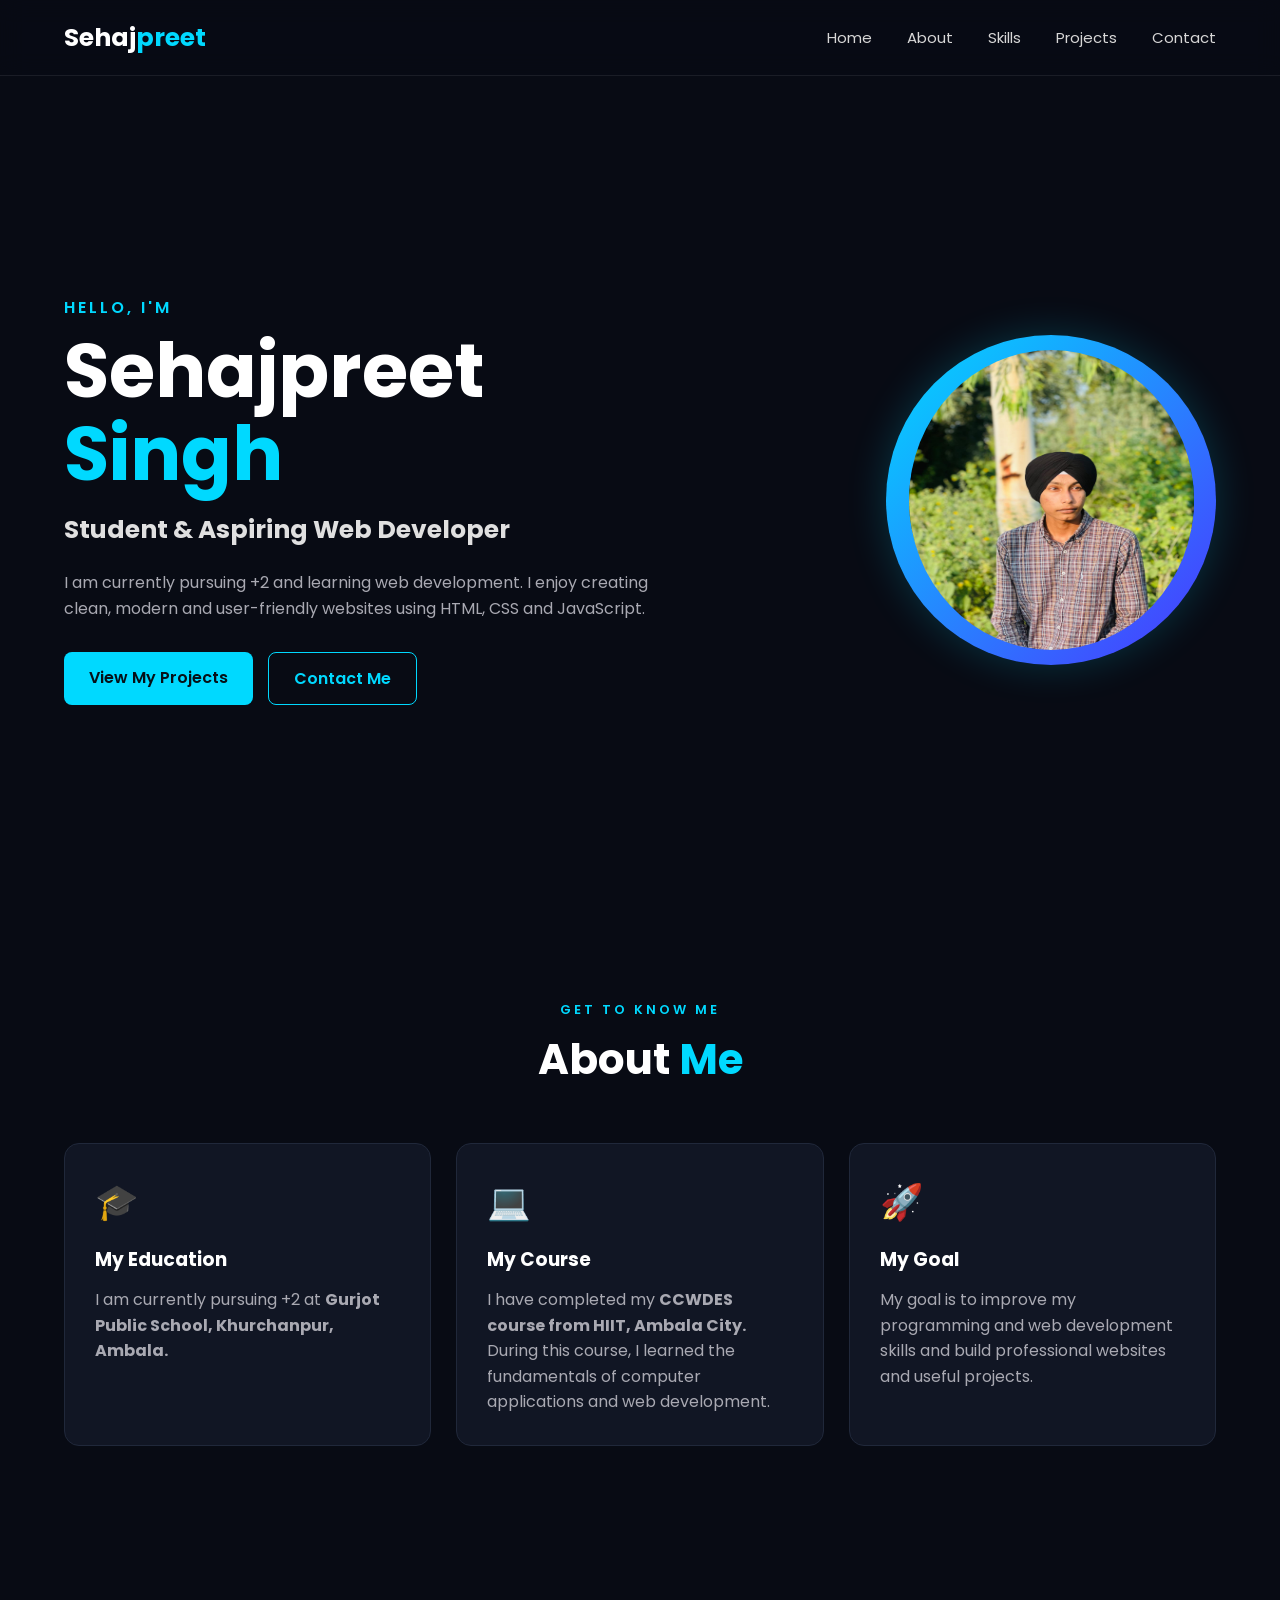
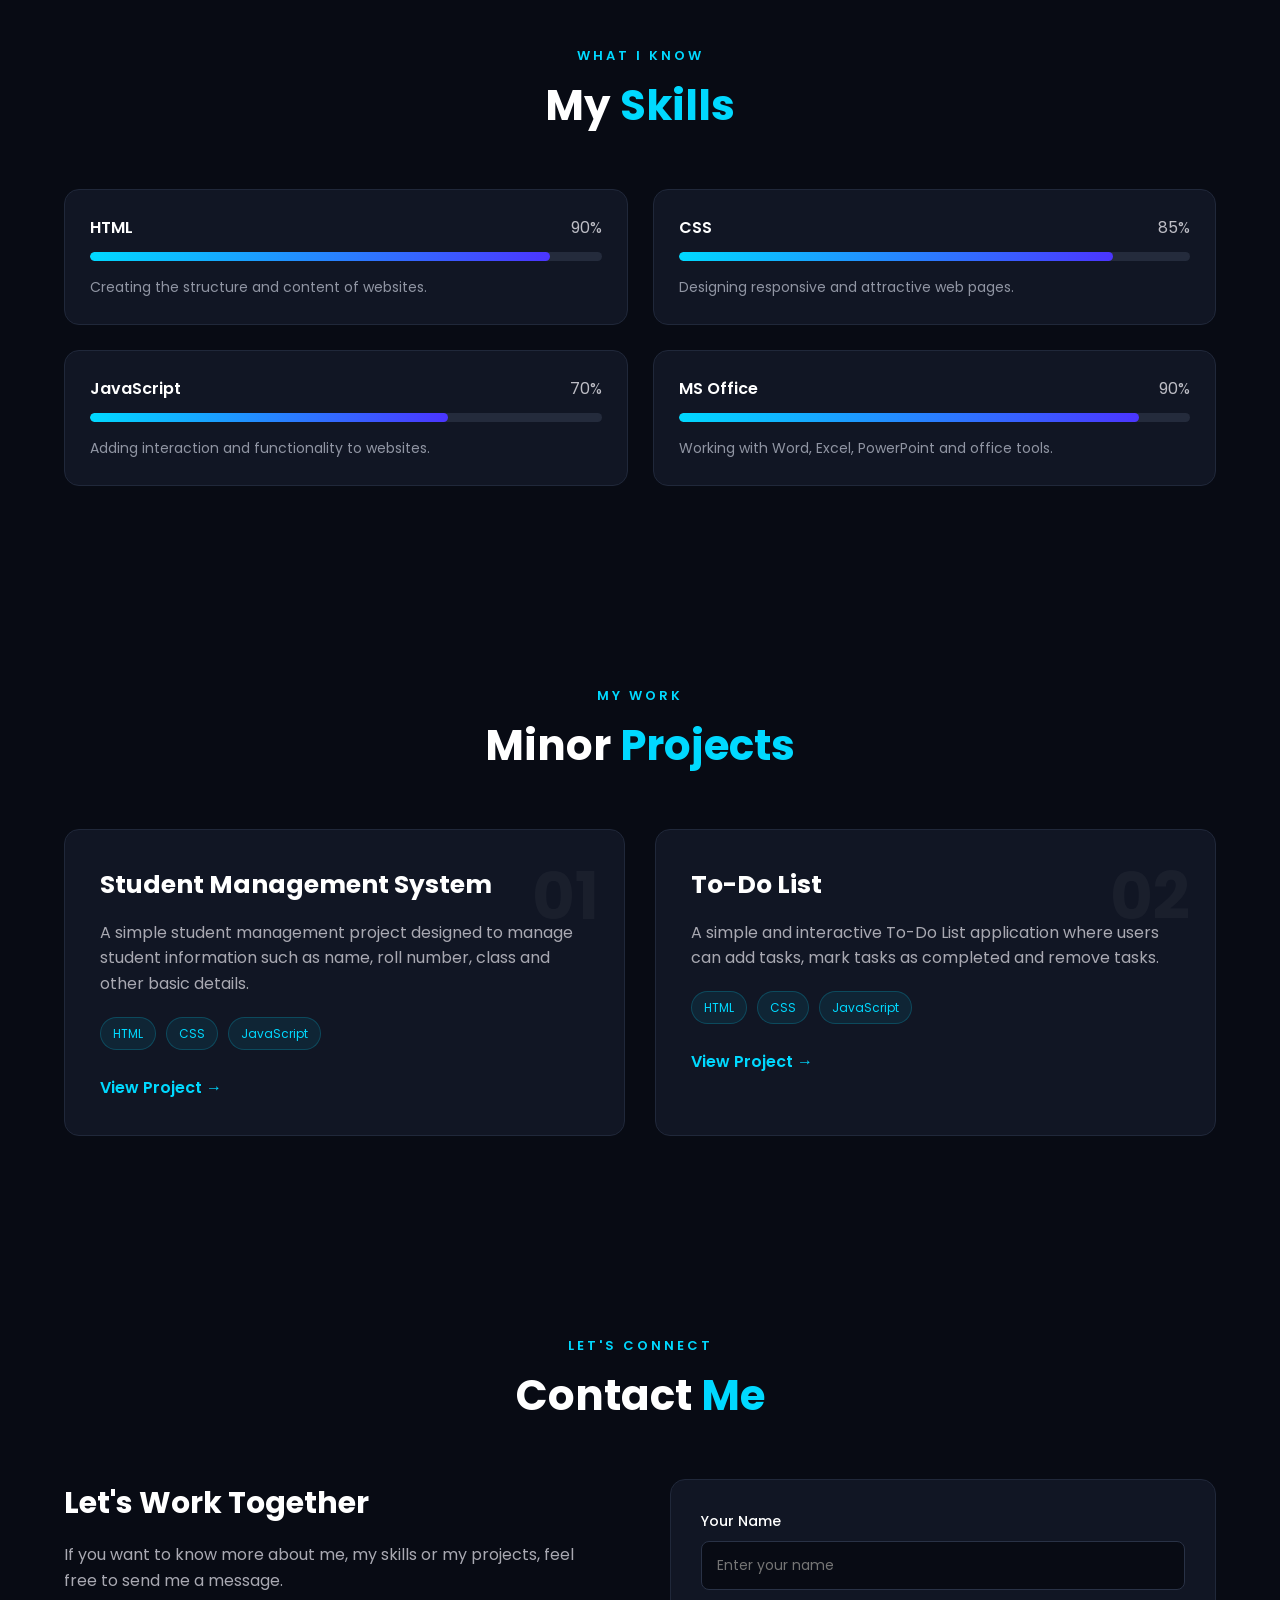
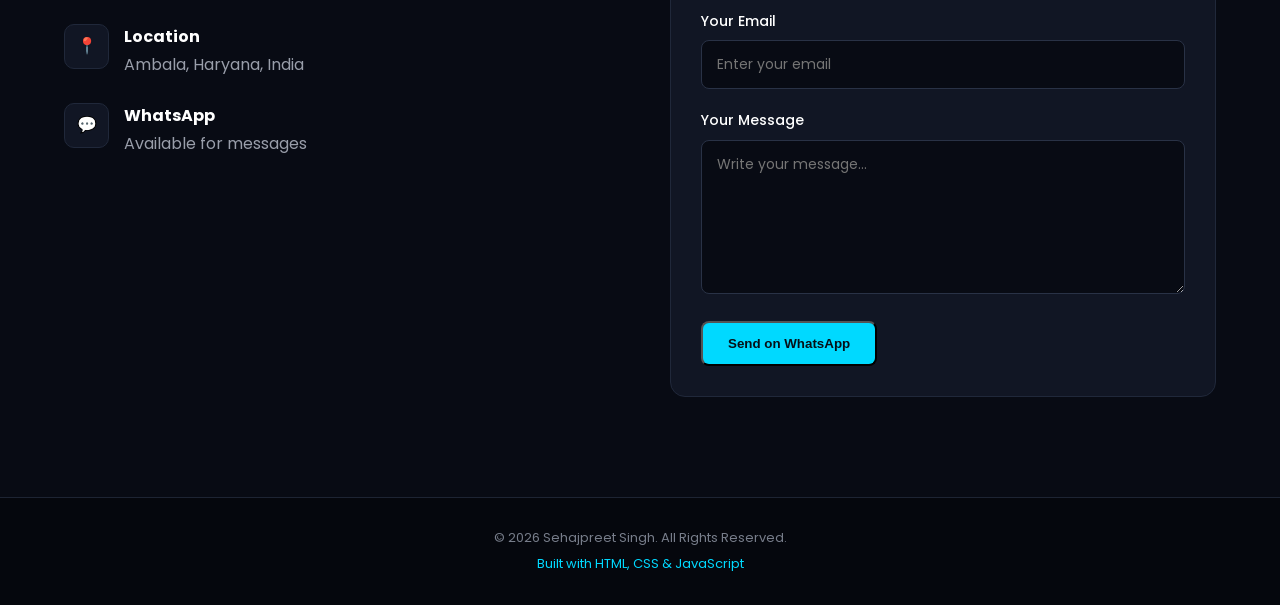
<file: index.html>
<!DOCTYPE html>
<html lang="en">
<head>
    <meta charset="UTF-8">
    <meta name="viewport" content="width=device-width, initial-scale=1.0">

    <title>Sehajpreet Singh | Student Portfolio</title>

    <meta name="description"
        content="Portfolio of Sehajpreet Singh, a student skilled in MS Office, HTML, CSS and JavaScript.">

    <!-- Google Font -->
    <link rel="preconnect" href="https://fonts.googleapis.com">
    <link rel="preconnect" href="https://fonts.gstatic.com" crossorigin>
    <link href="https://fonts.googleapis.com/css2?family=Poppins:wght@300;400;500;600;700&display=swap"
        rel="stylesheet">

    <!-- CSS -->
    <link rel="stylesheet" href="style.css">
</head>

<body>

    <!-- ================= NAVBAR ================= -->

    <header class="header">

        <nav class="navbar">

            <a href="#home" class="logo">
                Sehaj<span>preet</span>
            </a>

            <ul class="nav-links" id="navLinks">
                <li><a href="#home">Home</a></li>
                <li><a href="#about">About</a></li>
                <li><a href="#skills">Skills</a></li>
                <li><a href="#projects">Projects</a></li>
                <li><a href="#contact">Contact</a></li>
            </ul>

            <button class="menu-btn" id="menuBtn">
                ☰
            </button>

        </nav>

    </header>


    <!-- ================= HOME ================= -->

    <section class="home" id="home">

        <div class="home-content">

            <p class="small-heading">
                HELLO, I'M
            </p>

            <h1>
                Sehajpreet <span>Singh</span>
            </h1>

            <h2>
                Student & Aspiring Web Developer
            </h2>

            <p class="home-text">
                I am currently pursuing +2 and learning web development.
                I enjoy creating clean, modern and user-friendly websites
                using HTML, CSS and JavaScript.
            </p>

            <div class="home-buttons">

                <a href="#projects" class="btn primary-btn">
                    View My Projects
                </a>

                <a href="#contact" class="btn secondary-btn">
                    Contact Me
                </a>

            </div>

        </div>


        <div class="home-image">

            <div class="profile-circle">
                <div class="profile-icon">
                    <img src="pic.jpeg" height="300px" width="300px" style="border-radius:50%">
                </div>
            </div>

        </div>

    </section>


    <!-- ================= ABOUT ================= -->

    <section class="section about" id="about">

        <div class="section-heading">
            <p>GET TO KNOW ME</p>
            <h2>About <span>Me</span></h2>
        </div>

        <div class="about-container">

            <div class="about-card">

                <div class="about-icon">
                    🎓
                </div>

                <h3>My Education</h3>

                <p>
                    I am currently pursuing +2 at
                    <strong>Gurjot Public School, Khurchanpur, Ambala.</strong>
                </p>

            </div>


            <div class="about-card">

                <div class="about-icon">
                    💻
                </div>

                <h3>My Course</h3>

                <p>
                    I have completed my
                    <strong>CCWDES course from HIIT, Ambala City.</strong>
                    During this course, I learned the fundamentals of
                    computer applications and web development.
                </p>

            </div>


            <div class="about-card">

                <div class="about-icon">
                    🚀
                </div>

                <h3>My Goal</h3>

                <p>
                    My goal is to improve my programming and web development
                    skills and build professional websites and useful projects.
                </p>

            </div>

        </div>

    </section>


    <!-- ================= SKILLS ================= -->

    <section class="section skills" id="skills">

        <div class="section-heading">
            <p>WHAT I KNOW</p>
            <h2>My <span>Skills</span></h2>
        </div>


        <div class="skills-container">

            <!-- HTML -->

            <div class="skill-card">

                <div class="skill-top">
                    <span class="skill-name">HTML</span>
                    <span>90%</span>
                </div>

                <div class="progress-bar">
                    <div class="progress html"></div>
                </div>

                <p>
                    Creating the structure and content of websites.
                </p>

            </div>


            <!-- CSS -->

            <div class="skill-card">

                <div class="skill-top">
                    <span class="skill-name">CSS</span>
                    <span>85%</span>
                </div>

                <div class="progress-bar">
                    <div class="progress css"></div>
                </div>

                <p>
                    Designing responsive and attractive web pages.
                </p>

            </div>


            <!-- JavaScript -->

            <div class="skill-card">

                <div class="skill-top">
                    <span class="skill-name">JavaScript</span>
                    <span>70%</span>
                </div>

                <div class="progress-bar">
                    <div class="progress javascript"></div>
                </div>

                <p>
                    Adding interaction and functionality to websites.
                </p>

            </div>


            <!-- MS Office -->

            <div class="skill-card">

                <div class="skill-top">
                    <span class="skill-name">MS Office</span>
                    <span>90%</span>
                </div>

                <div class="progress-bar">
                    <div class="progress office"></div>
                </div>

                <p>
                    Working with Word, Excel, PowerPoint and office tools.
                </p>

            </div>

        </div>

    </section>


    <!-- ================= PROJECTS ================= -->

    <section class="section projects" id="projects">

        <div class="section-heading">
            <p>MY WORK</p>
            <h2>Minor <span>Projects</span></h2>
        </div>


        <div class="projects-container">


            <!-- PROJECT 1 -->

            <div class="project-card">

                <div class="project-number">
                    01
                </div>

                <div class="project-content">

                    <h3>Student Management System</h3>

                    <p>
                        A simple student management project designed to
                        manage student information such as name, roll number,
                        class and other basic details.
                    </p>

                    <div class="project-tech">

                        <span>HTML</span>
                        <span>CSS</span>
                        <span>JavaScript</span>

                    </div>

                    <a href="student.html" class="project-link">
                        View Project →
                    </a>

                </div>

            </div>


            <!-- PROJECT 2 -->

            <div class="project-card">

                <div class="project-number">
                    02
                </div>

                <div class="project-content">

                    <h3>To-Do List</h3>

                    <p>
                        A simple and interactive To-Do List application
                        where users can add tasks, mark tasks as completed
                        and remove tasks.
                    </p>

                    <div class="project-tech">

                        <span>HTML</span>
                        <span>CSS</span>
                        <span>JavaScript</span>

                    </div>

                    <a href="todo.html" class="project-link">
                        View Project →
                    </a>

                </div>

            </div>

        </div>

    </section>


    <!-- ================= CONTACT ================= -->

    <section class="section contact" id="contact">

        <div class="section-heading">
            <p>LET'S CONNECT</p>
            <h2>Contact <span>Me</span></h2>
        </div>


        <div class="contact-container">


            <!-- Contact Information -->

            <div class="contact-info">

                <h3>Let's Work Together</h3>

                <p>
                    If you want to know more about me, my skills or my
                    projects, feel free to send me a message.
                </p>


                <div class="contact-item">

                    <div class="contact-icon">
                        📍
                    </div>

                    <div>
                        <h4>Location</h4>
                        <p>Ambala, Haryana, India</p>
                    </div>

                </div>


                <div class="contact-item">

                    <div class="contact-icon">
                        💬
                    </div>

                    <div>
                        <h4>WhatsApp</h4>
                        <p>Available for messages</p>
                    </div>

                </div>

            </div>


            <!-- Contact Form -->

            <form class="contact-form" id="contactForm">

                <div class="input-group">

                    <label for="name">
                        Your Name
                    </label>

                    <input
                        type="text"
                        id="name"
                        placeholder="Enter your name"
                        required
                    >

                </div>


                <div class="input-group">

                    <label for="email">
                        Your Email
                    </label>

                    <input
                        type="email"
                        id="email"
                        placeholder="Enter your email"
                        required
                    >

                </div>


                <div class="input-group">

                    <label for="message">
                        Your Message
                    </label>

                    <textarea
                        id="message"
                        rows="6"
                        placeholder="Write your message..."
                        required
                    ></textarea>

                </div>


                <button type="submit" class="btn primary-btn">
                    Send on WhatsApp
                </button>

            </form>

        </div>

    </section>


    <!-- ================= FOOTER ================= -->

    <footer class="footer">

        <p>
            © <span id="year"></span> Sehajpreet Singh.
            All Rights Reserved.
        </p>

        <p>
            Built with HTML, CSS & JavaScript
        </p>

    </footer>


    <!-- JavaScript -->
    <script src="script.js"></script>

</body>
</html>
</file>
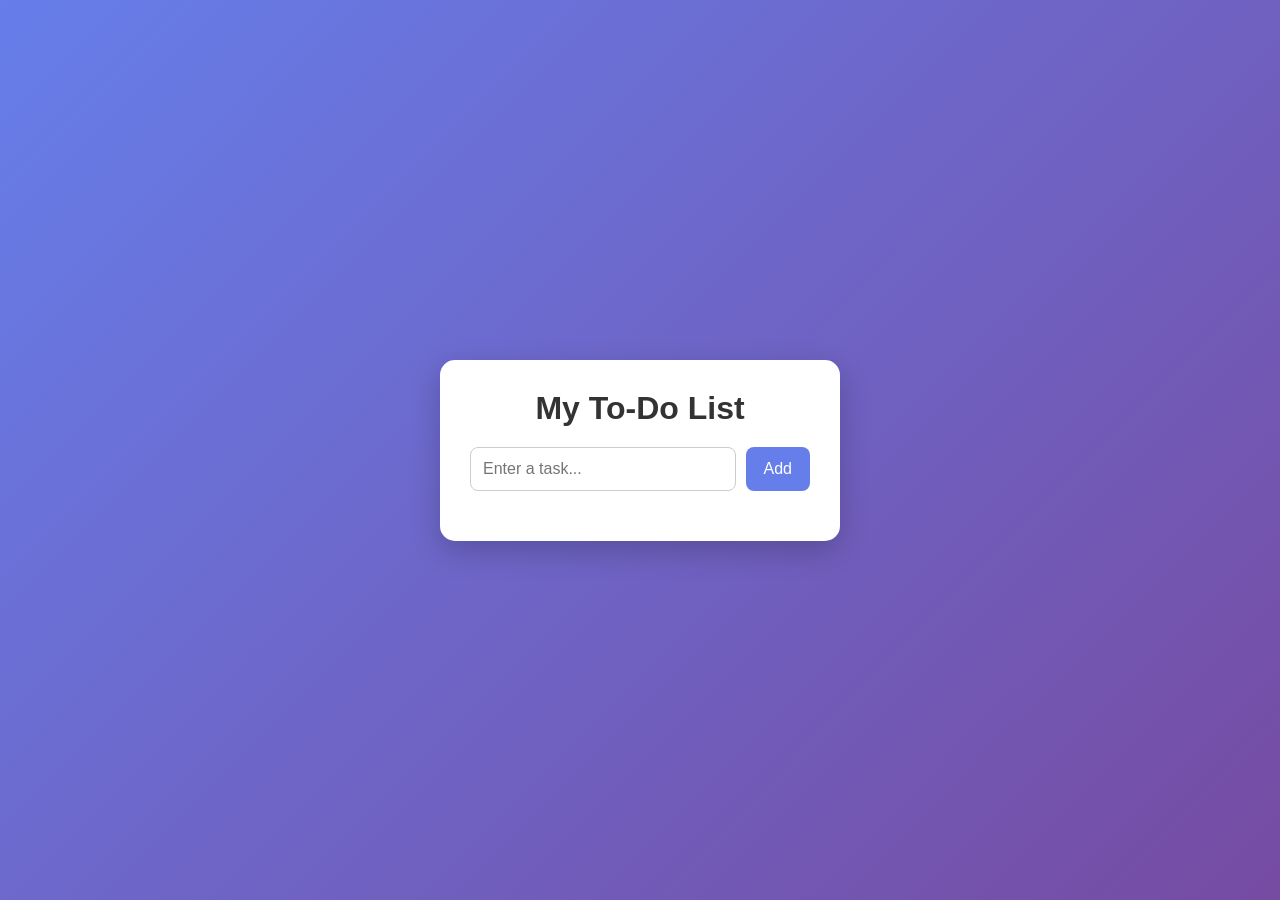
<file: todo.html>
<!DOCTYPE html>
<html lang="en">
<head>
  <meta charset="UTF-8">
  <meta name="viewport" content="width=device-width, initial-scale=1.0">
  <title>To-Do List</title>

  <style>
    * {
      margin: 0;
      padding: 0;
      box-sizing: border-box;
      font-family: Arial, sans-serif;
    }

    body {
      background: linear-gradient(135deg, #667eea, #764ba2);
      min-height: 100vh;
      display: flex;
      justify-content: center;
      align-items: center;
    }

    .todo-container {
      background: white;
      width: 400px;
      padding: 30px;
      border-radius: 15px;
      box-shadow: 0 10px 30px rgba(0, 0, 0, 0.2);
    }

    h1 {
      text-align: center;
      margin-bottom: 20px;
      color: #333;
    }

    .input-box {
      display: flex;
      gap: 10px;
    }

    #taskInput {
      flex: 1;
      padding: 12px;
      border: 1px solid #ccc;
      border-radius: 8px;
      outline: none;
      font-size: 16px;
    }

    #addBtn {
      padding: 12px 18px;
      border: none;
      background: #667eea;
      color: white;
      border-radius: 8px;
      cursor: pointer;
      font-size: 16px;
    }

    #addBtn:hover {
      background: #5568d8;
    }

    ul {
      list-style: none;
      margin-top: 20px;
    }

    li {
      display: flex;
      justify-content: space-between;
      align-items: center;
      background: #f5f5f5;
      padding: 12px;
      margin-bottom: 10px;
      border-radius: 8px;
    }

    li span {
      cursor: pointer;
      flex: 1;
    }

    li.completed span {
      text-decoration: line-through;
      color: #888;
    }

    .delete-btn {
      border: none;
      background: #ff4d4d;
      color: white;
      padding: 7px 10px;
      border-radius: 5px;
      cursor: pointer;
    }

    .delete-btn:hover {
      background: #e63939;
    }
  </style>
</head>

<body>

  <div class="todo-container">
    <h1>My To-Do List</h1>

    <div class="input-box">
      <input type="text" id="taskInput" placeholder="Enter a task...">
      <button id="addBtn">Add</button>
    </div>

    <ul id="taskList"></ul>
  </div>

  <script>
    const taskInput = document.getElementById("taskInput");
    const addBtn = document.getElementById("addBtn");
    const taskList = document.getElementById("taskList");

    // Add task
    addBtn.addEventListener("click", addTask);

    // Add task by pressing Enter
    taskInput.addEventListener("keypress", function(event) {
      if (event.key === "Enter") {
        addTask();
      }
    });

    function addTask() {
      const taskText = taskInput.value.trim();

      if (taskText === "") {
        alert("Please enter a task!");
        return;
      }

      // Create list item
      const li = document.createElement("li");

      // Create task text
      const span = document.createElement("span");
      span.textContent = taskText;

      // Mark task as completed
      span.addEventListener("click", function() {
        li.classList.toggle("completed");
      });

      // Create delete button
      const deleteBtn = document.createElement("button");
      deleteBtn.textContent = "Delete";
      deleteBtn.classList.add("delete-btn");

      deleteBtn.addEventListener("click", function() {
        li.remove();
      });

      // Add elements to list item
      li.appendChild(span);
      li.appendChild(deleteBtn);

      // Add list item to task list
      taskList.appendChild(li);

      // Clear input
      taskInput.value = "";
      taskInput.focus();
    }
  </script>

</body>
</html>
</file>
<file: style.css>
/* ================= GENERAL ================= */

* {
    margin: 0;
    padding: 0;
    box-sizing: border-box;
    scroll-behavior: smooth;
}

body {
    font-family: "Poppins", sans-serif;
    background: #080b14;
    color: #ffffff;
    line-height: 1.6;
}

a {
    text-decoration: none;
    color: inherit;
}

ul {
    list-style: none;
}


/* ================= NAVBAR ================= */

.header {
    position: fixed;
    top: 0;
    width: 100%;
    z-index: 1000;
    background: rgba(8, 11, 20, 0.9);
    backdrop-filter: blur(12px);
    border-bottom: 1px solid rgba(255, 255, 255, 0.08);
}

.navbar {
    width: 90%;
    max-width: 1200px;
    margin: auto;

    height: 75px;

    display: flex;
    align-items: center;
    justify-content: space-between;
}

.logo {
    font-size: 25px;
    font-weight: 700;
}

.logo span {
    color: #00d9ff;
}

.nav-links {
    display: flex;
    gap: 35px;
}

.nav-links a {
    font-size: 15px;
    color: #d7d7d7;
    transition: 0.3s;
}

.nav-links a:hover {
    color: #00d9ff;
}

.menu-btn {
    display: none;

    border: none;
    background: transparent;
    color: white;

    font-size: 28px;
    cursor: pointer;
}


/* ================= HOME ================= */

.home {
    min-height: 100vh;
    width: 90%;
    max-width: 1200px;
    margin: auto;

    display: flex;
    align-items: center;
    justify-content: space-between;

    gap: 50px;
    padding-top: 100px;
}

.home-content {
    max-width: 650px;
}

.small-heading {
    color: #00d9ff;
    font-weight: 600;
    letter-spacing: 3px;
    margin-bottom: 10px;
}

.home h1 {
    font-size: clamp(45px, 7vw, 75px);
    line-height: 1.1;
}

.home h1 span {
    color: #00d9ff;
}

.home h2 {
    margin-top: 15px;
    font-size: 25px;
    color: #e0e0e0;
}

.home-text {
    margin-top: 20px;
    color: #a9a9b2;
    max-width: 600px;
}

.home-buttons {
    display: flex;
    gap: 15px;
    margin-top: 30px;
    flex-wrap: wrap;
}


/* ================= BUTTON ================= */

.btn {
    display: inline-block;
    padding: 13px 25px;
    border-radius: 8px;
    font-weight: 600;
    transition: 0.3s;
    cursor: pointer;
}

.primary-btn {
    background: #00d9ff;
    color: #061017;
}

.primary-btn:hover {
    transform: translateY(-3px);
    box-shadow: 0 10px 30px rgba(0, 217, 255, 0.25);
}

.secondary-btn {
    border: 1px solid #00d9ff;
    color: #00d9ff;
}

.secondary-btn:hover {
    background: #00d9ff;
    color: #061017;
}


/* ================= PROFILE ================= */

.home-image {
    display: flex;
    justify-content: center;
    align-items: center;
}

.profile-circle {
    width: 330px;
    height: 330px;

    border-radius: 50%;

    display: flex;
    align-items: center;
    justify-content: center;

    background: linear-gradient(
        135deg,
        #00d9ff,
        #4b35ff
    );

    box-shadow:
        0 0 40px rgba(0, 217, 255, 0.2);

    animation: floating 4s ease-in-out infinite;
}

.profile-icon {
    width: 285px;
    height: 285px;

    border-radius: 50%;

    display: flex;
    align-items: center;
    justify-content: center;

    background: #111624;

    font-size: 80px;
    font-weight: 700;
    color: #00d9ff;
}

@keyframes floating {

    0%, 100% {
        transform: translateY(0);
    }

    50% {
        transform: translateY(-15px);
    }
}


/* ================= SECTION ================= */

.section {
    width: 90%;
    max-width: 1200px;
    margin: auto;

    padding: 100px 0;
}

.section-heading {
    text-align: center;
    margin-bottom: 50px;
}

.section-heading p {
    color: #00d9ff;
    font-size: 13px;
    font-weight: 600;
    letter-spacing: 3px;
}

.section-heading h2 {
    font-size: 42px;
    margin-top: 5px;
}

.section-heading h2 span {
    color: #00d9ff;
}


/* ================= ABOUT ================= */

.about-container {
    display: grid;
    grid-template-columns: repeat(3, 1fr);
    gap: 25px;
}

.about-card {
    background: #111624;
    border: 1px solid #20283a;

    padding: 30px;

    border-radius: 15px;

    transition: 0.3s;
}

.about-card:hover {
    transform: translateY(-8px);
    border-color: #00d9ff;
}

.about-icon {
    font-size: 35px;
    margin-bottom: 15px;
}

.about-card h3 {
    margin-bottom: 12px;
}

.about-card p {
    color: #a9a9b2;
}


/* ================= SKILLS ================= */

.skills-container {
    display: grid;
    grid-template-columns: repeat(2, 1fr);
    gap: 25px;
}

.skill-card {
    background: #111624;
    padding: 25px;

    border-radius: 15px;
    border: 1px solid #20283a;
}

.skill-top {
    display: flex;
    justify-content: space-between;

    margin-bottom: 12px;

    color: #bdbdc5;
}

.skill-name {
    color: white;
    font-weight: 600;
}

.progress-bar {
    height: 9px;

    background: #242b3c;
    border-radius: 10px;

    overflow: hidden;
}

.progress {
    height: 100%;
    border-radius: 10px;
    background: linear-gradient(
        90deg,
        #00d9ff,
        #4b35ff
    );
}

.progress.html {
    width: 90%;
}

.progress.css {
    width: 85%;
}

.progress.javascript {
    width: 70%;
}

.progress.office {
    width: 90%;
}

.skill-card p {
    color: #9095a3;
    margin-top: 15px;
    font-size: 14px;
}


/* ================= PROJECTS ================= */

.projects-container {
    display: grid;
    grid-template-columns: repeat(2, 1fr);
    gap: 30px;
}

.project-card {
    position: relative;

    background: #111624;

    border: 1px solid #20283a;
    border-radius: 15px;

    padding: 35px;

    overflow: hidden;

    transition: 0.3s;
}

.project-card:hover {
    transform: translateY(-8px);
    border-color: #00d9ff;
}

.project-number {
    position: absolute;
    right: 25px;
    top: 15px;

    font-size: 65px;
    font-weight: 700;

    color: rgba(255, 255, 255, 0.04);
}

.project-content {
    position: relative;
    z-index: 1;
}

.project-content h3 {
    font-size: 25px;
    margin-bottom: 15px;
}

.project-content p {
    color: #a9a9b2;
    margin-bottom: 20px;
}

.project-tech {
    display: flex;
    flex-wrap: wrap;
    gap: 10px;
}

.project-tech span {
    padding: 6px 12px;

    border-radius: 20px;

    font-size: 12px;

    color: #00d9ff;

    background: rgba(0, 217, 255, 0.08);
    border: 1px solid rgba(0, 217, 255, 0.2);
}

.project-link {
    display: inline-block;
    margin-top: 25px;

    color: #00d9ff;
    font-weight: 600;
}


/* ================= CONTACT ================= */

.contact-container {
    display: grid;
    grid-template-columns: 1fr 1fr;
    gap: 60px;

    align-items: start;
}

.contact-info h3 {
    font-size: 30px;
    margin-bottom: 15px;
}

.contact-info > p {
    color: #a9a9b2;
    margin-bottom: 30px;
}

.contact-item {
    display: flex;
    gap: 15px;

    margin-bottom: 25px;
}

.contact-icon {
    width: 45px;
    height: 45px;

    display: flex;
    align-items: center;
    justify-content: center;

    background: #111624;
    border: 1px solid #20283a;

    border-radius: 10px;
}

.contact-item h4 {
    margin-bottom: 3px;
}

.contact-item p {
    color: #999eaa;
}


/* ================= FORM ================= */

.contact-form {
    background: #111624;

    padding: 30px;

    border-radius: 15px;
    border: 1px solid #20283a;
}

.input-group {
    margin-bottom: 20px;
}

.input-group label {
    display: block;
    margin-bottom: 8px;

    font-size: 14px;
    font-weight: 500;
}

.input-group input,
.input-group textarea {
    width: 100%;

    padding: 13px 15px;

    border: 1px solid #293246;
    border-radius: 8px;

    background: #080b14;
    color: white;

    font-family: inherit;
    font-size: 14px;

    outline: none;

    transition: 0.3s;
}

.input-group input:focus,
.input-group textarea:focus {
    border-color: #00d9ff;
}

.input-group textarea {
    resize: vertical;
}


/* ================= FOOTER ================= */

.footer {
    padding: 30px 20px;

    text-align: center;

    background: #05070d;

    border-top: 1px solid #1d2433;

    color: #777d8a;

    font-size: 13px;
}

.footer p + p {
    margin-top: 5px;
    color: #00d9ff;
}


/* ================= RESPONSIVE ================= */

@media (max-width: 900px) {

    .home {
        flex-direction: column;
        text-align: center;
        justify-content: center;
    }

    .home-text {
        margin-left: auto;
        margin-right: auto;
    }

    .home-buttons {
        justify-content: center;
    }

    .about-container {
        grid-template-columns: 1fr;
    }

    .contact-container {
        grid-template-columns: 1fr;
    }

}


@media (max-width: 700px) {

    .navbar {
        width: 85%;
    }

    .menu-btn {
        display: block;
    }

    .nav-links {

        position: absolute;

        top: 75px;
        left: 0;

        width: 100%;

        background: #0b0f1a;

        flex-direction: column;

        align-items: center;

        gap: 0;

        max-height: 0;
        overflow: hidden;

        transition: 0.3s;
    }

    .nav-links.active {
        max-height: 400px;
        padding: 15px 0;
    }

    .nav-links li {
        padding: 12px;
    }

    .skills-container {
        grid-template-columns: 1fr;
    }

    .projects-container {
        grid-template-columns: 1fr;
    }

    .profile-circle {
        width: 250px;
        height: 250px;
    }

    .profile-icon {
        width: 215px;
        height: 215px;
        font-size: 60px;
    }

    .section-heading h2 {
        font-size: 34px;
    }

    .home h2 {
        font-size: 21px;
    }

}
</file>
